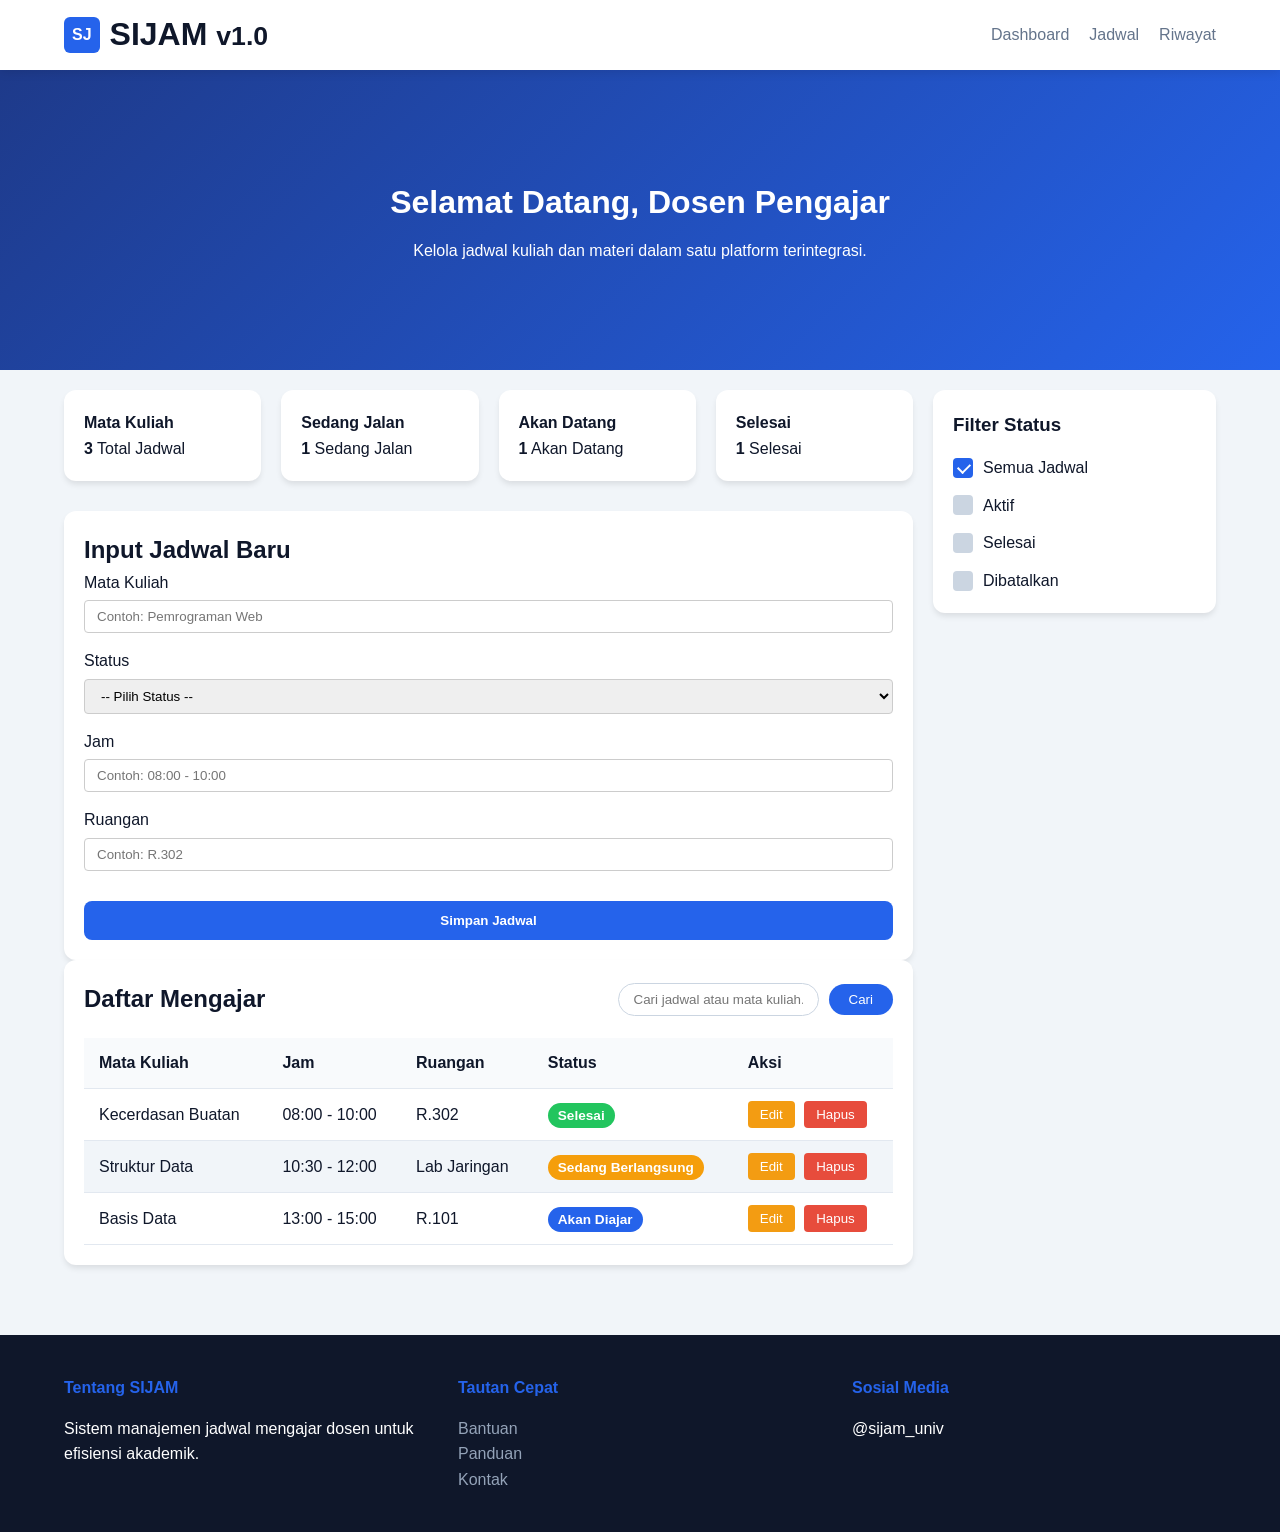
<file: index.html>
<!DOCTYPE html>
<html lang="id">

<head>
    <meta charset="UTF-8">
    <meta name="viewport" content="width=device-width, initial-scale=1.0">
    <title>SIJAM - Sistem Informasi Jadwal Mengajar</title>
    <link rel="stylesheet" href="style-proyek.css">
</head>

<body>

    <header id="header">
        <div class="logo-area">
            <div class="logo-placeholder">SJ</div>
            <h1>SIJAM <small>v1.0</small></h1>
        </div>
        <nav>
            <ul class="nav-menu">
                <li><a href="#" class="nav-link" id="link">Dashboard</a></li>
                <li><a href="#" class="nav-link">Jadwal</a></li>
                <li><a href="#" class="nav-link">Riwayat</a></li>
            </ul>
        </nav>
    </header>

    <section class="hero-section">
        <div class="hero-overlay">
            <h2 id="judul">Selamat Datang, Dosen Pengajar</h2>
            <p>Kelola jadwal kuliah dan materi dalam satu platform terintegrasi.</p>
        </div>
    </section>

    <div class="container layout-wrapper">
        <main>
            <section class="grid-container">
                <div class="card stat-card">
                    <h4>Mata Kuliah</h4>
                    <p>0 Aktif</p>
                </div>
                <div class="card stat-card">
                    <h4>Sedang Jalan</h4>
                    <p>0 Berlangsung</p>
                </div>
                <div class="card stat-card">
                    <h4>Akan Datang</h4>
                    <p>0 Jadwal</p>
                </div>
                <div class="card stat-card">
                    <h4>Selesai</h4>
                    <p>0 Selesai</p>
                </div>
            </section>

            <section class="card">
                <h2>Input Jadwal Baru</h2>
                <!-- Form di-handle oleh JavaScript, tidak butuh action/method PHP -->
                <form class="form-grid" id="form-matkul">
                    <div class="form-group">
                        <label>Mata Kuliah</label>
                        <input type="text" class="form-input" id="mata-kuliah" placeholder="Contoh: Pemrograman Web">
                        <span class='error' id='error-mata-kuliah'></span>
                    </div>
                    <div class="form-group">
                        <label>Status</label>
                        <select class="form-input" id="status">
                            <option value="">-- Pilih Status --</option>
                            <option value="Akan Diajar">Akan Diajar</option>
                            <option value="Sedang Berlangsung">Sedang Berlangsung</option>
                            <option value="Selesai">Selesai</option>
                            <option value="Dibatalkan">Dibatalkan</option>
                        </select>
                        <span class='error' id='error-status'></span>
                    </div>
                    <button type="submit" class="btn-submit btn">Simpan Jadwal</button>
                </form>
            </section>

            <section class="card overflow-x">
                <div class="daftar-info">
                    <h2>Daftar Mengajar</h2>
                    <form class="search-form">
                        <input type="text" placeholder="Cari jadwal atau mata kuliah..." class="search-input">
                        <button type="submit" class="btn-search">Cari</button>
                    </form>
                </div>
                <table class="data-table">
                    <thead>
                        <tr>
                            <th>Mata Kuliah</th>
                            <th>Jam</th>
                            <th>Ruangan</th>
                            <th>Status</th>
                            <!-- Kolom Aksi akan ditambahkan via JavaScript -->
                        </tr>
                    </thead>
                    <tbody>
                        <!-- Data tabel akan di-render dari JavaScript -->
                    </tbody>
                </table>
            </section>
        </main>

        <aside id="sidebar">
            <section class="card">
                <h3>Filter Status</h3>
                <div class="filter-group">
                    <label class="custom-checkbox">
                        <input type="checkbox" checked value="Semua" id="filter-semua">
                        <span class="checkmark"></span> Semua Jadwal
                    </label>
                    <label class="custom-checkbox">
                        <input type="checkbox" value="Aktif">
                        <span class="checkmark"></span> Aktif
                    </label>
                    <label class="custom-checkbox">
                        <input type="checkbox" value="Selesai">
                        <span class="checkmark"></span> Selesai
                    </label>
                    <label class="custom-checkbox">
                        <input type="checkbox" value="Dibatalkan">
                        <span class="checkmark"></span> Dibatalkan
                    </label>
                </div>
            </section>
        </aside>
    </div>

    <footer class="main-footer">
        <div class="footer-col">
            <h4>Tentang SIJAM</h4>
            <p>Sistem manajemen jadwal mengajar dosen untuk efisiensi akademik.</p>
        </div>
        <div class="footer-col">
            <h4>Tautan Cepat</h4>
            <ul>
                <li><a href="#">Bantuan</a></li>
                <li><a href="#">Panduan</a></li>
                <li><a href="#">Kontak</a></li>
            </ul>
        </div>
        <div class="footer-col">
            <h4>Sosial Media</h4>
            <p>@sijam_univ</p>
        </div>
    </footer>

    <script src="script.js"></script>
</body>

</html>
</file>
<file: style-proyek.css>
/* --- RESET & VARIABLES --- */
:root {
  --primary: #2563eb;
  --primary-dark: #1e40af;
  --secondary: #64748b;
  --light: #f8fafc;
  --dark: #0f172a;
  --success: #22c55e;
  --warning: #f59e0b;
  --transition: all 0.3s ease;
}

* {
  margin: 0;
  padding: 0;
  box-sizing: border-box;
}

body {
  font-family: "Segoe UI", Tahoma, Geneva, Verdana, sans-serif;
  background-color: #f1f5f9;
  color: var(--dark);
  line-height: 1.6;
  padding-top: 70px;
}

/* NAVBAR FIXED & RESPONSIVE */
#header {
  position: fixed;
  top: 0;
  width: 100%;
  height: 70px;
  background: white;
  display: flex;
  justify-content: space-between;
  align-items: center;
  padding: 0 5%;
  box-shadow: 0 2px 10px rgba(0, 0, 0, 0.1);
  z-index: 1000;
}

.logo-area {
  display: flex;
  align-items: center;
  gap: 10px;
}

.logo-placeholder {
  background: var(--primary);
  color: white;
  padding: 5px 8px;
  border-radius: 6px;
  font-weight: bold;
}

.nav-menu {
  display: flex;
  list-style: none;
  gap: 20px;
}

.nav-link {
  text-decoration: none;
  color: var(--secondary);
  font-weight: 500;
  transition: var(--transition);
}

.nav-link:hover {
  color: var(--primary);
}

/* HERO SECTION */
.hero-section {
  background: linear-gradient(135deg, #1e3a8a 0%, #2563eb 100%);
  min-height: 300px;
  display: flex;
  align-items: center;
  justify-content: center;
  text-align: center;
  color: white;
  padding: 40px 20px;
  animation: fadeIn 1s ease-out;
}

.hero-overlay h2 {
  font-size: 2rem;
  margin-bottom: 10px;
}

/* LAYOUT CONTAINER */
.layout-wrapper {
  display: flex;
  flex-direction: column;
  padding: 20px 5%;
  gap: 20px;
}

/* GRID CARD */
.grid-container {
  display: grid;
  grid-template-columns: 1fr;
  gap: 20px;
  margin-bottom: 30px;
}

.card {
  background: white;
  padding: 20px;
  border-radius: 12px;
  box-shadow: 0 4px 6px -1px rgba(0, 0, 0, 0.1);
  transition: transform 0.3s ease;
}

.card:hover {
  transform: translateY(-5px);
}

/* FORM INPUT JADWAL */
.form-group {
  margin-bottom: 15px;
}

.form-group label {
  display: block;
  margin-bottom: 5px;
  font-weight: 500;
}

.form-input {
  width: 100%;
  border: 1px solid #cccccc;
  outline: none;
  padding: 8px 12px;
  border-radius: 4px;
  transition:
    border-color 0.2s ease,
    box-shadow 0.2s ease;
}

.form-input:focus {
  border-color: var(--primary);
  box-shadow: 0 0 0 3px rgba(37, 99, 235, 0.2);
}

.btn-submit {
  background: var(--primary);
  color: white;
  border: none;
  padding: 12px 20px;
  border-radius: 8px;
  cursor: pointer;
  font-weight: bold;
  width: 100%;
  margin-top: 15px;
  transition: background 0.3s ease;
}

.btn-submit:hover {
  background: var(--primary-dark);
}

/* TABEL */
.overflow-x {
  overflow-x: auto;
}

.data-table {
  width: 100%;
  border-collapse: collapse;
  margin-top: 15px;
}

.data-table th,
.data-table td {
  padding: 12px 15px;
  text-align: left;
  border-bottom: 1px solid #e2e8f0;
}

.data-table thead {
  background-color: #f8fafc;
}

.data-table tbody tr:nth-child(even) {
  background-color: #f1f5f9;
}

/* BADGES */
.badge {
  padding: 5px 10px;
  border-radius: 20px;
  font-size: 0.85rem;
  font-weight: bold;
  color: white;
}

.status-akan {
  background-color: var(--primary);
}
.status-sedang {
  background-color: var(--warning);
}
.status-selesai {
  background-color: var(--success);
}
.status-batal {
  background-color: #e74c3c;
}

/* SIDEBAR & CHECKBOX */
.filter-group {
  display: flex;
  flex-direction: column;
  gap: 12px;
  margin-top: 15px;
}

.custom-checkbox {
  display: flex;
  align-items: center;
  cursor: pointer;
  position: relative;
  padding-left: 30px;
}

.custom-checkbox input {
  position: absolute;
  opacity: 0;
}

.checkmark {
  position: absolute;
  left: 0;
  height: 20px;
  width: 20px;
  background-color: #cbd5e1;
  border-radius: 4px;
}

.custom-checkbox input:checked ~ .checkmark {
  background-color: var(--primary);
}

.checkmark:after {
  content: "";
  position: absolute;
  display: none;
  left: 7px;
  top: 3px;
  width: 6px;
  height: 10px;
  border: solid white;
  border-width: 0 2px 2px 0;
  transform: rotate(45deg);
}

.custom-checkbox input:checked ~ .checkmark:after {
  display: block;
}

/* FOOTER */
.main-footer {
  background: var(--dark);
  color: white;
  padding: 40px 5%;
  display: grid;
  grid-template-columns: 1fr;
  gap: 30px;
  margin-top: 50px;
}

.footer-col h4 {
  margin-bottom: 15px;
  color: var(--primary);
}

.footer-col ul {
  list-style: none;
}

.footer-col a {
  color: #94a3b8;
  text-decoration: none;
}

/* MEDIA QUERIES */
@media (min-width: 768px) {
  .grid-container {
    grid-template-columns: repeat(2, 1fr);
  }
  .main-footer {
    grid-template-columns: repeat(3, 1fr);
  }
  .layout-wrapper {
    flex-direction: row;
  }
  main {
    flex: 3;
  }
  aside {
    flex: 1;
  }
}

@media (min-width: 1024px) {
  .grid-container {
    grid-template-columns: repeat(4, 1fr);
  }
}

/* ANIMATIONS */
@keyframes fadeIn {
  from {
    opacity: 0;
    transform: translateY(20px);
  }
  to {
    opacity: 1;
    transform: translateY(0);
  }
}

/* Container utama untuk judul dan pencarian */
.daftar-info {
  display: flex;
  justify-content: space-between; /* Judul ke kiri, Form ke kanan */
  align-items: center; /* Rata tengah secara vertikal */
  flex-wrap: wrap; /* Responsif: turun ke bawah di layar kecil */
  gap: 15px; /* Jarak jika form turun ke baris baru */
  margin-bottom: 20px; /* Jarak dengan tabel di bawahnya */
}

/* Hilangkan margin bawaan h2 agar sejajar sempurna */
.daftar-info h2 {
  margin: 0;
}

/* Styling form pencarian agar rapi di dalam baris */
.daftar-info .search-form {
  display: flex;
  align-items: center;
  gap: 10px;
  margin-top: 0; /* Menimpa margin-top jika sebelumnya ada di hero section */
}

/* Membatasi lebar input agar tidak terlalu panjang di dalam card */
.daftar-info .search-input {
  padding: 8px 15px;
  border: 1px solid #cbd5e1;
  border-radius: 20px;
  outline: none;
  width: 100%;
  max-width: 250px; /* Lebar maksimal input */
  transition: all 0.3s ease;
}

.daftar-info .search-input:focus {
  border-color: #2563eb; /* Warna biru primary saat diklik */
  box-shadow: 0 0 0 3px rgba(37, 99, 235, 0.1);
}

/* Styling tombol pencarian */
.daftar-info .btn-search {
  padding: 8px 20px;
  background-color: #2563eb;
  color: white;
  border: none;
  border-radius: 20px;
  cursor: pointer;
  font-weight: 500;
  transition: background 0.3s ease;
}

.daftar-info .btn-search:hover {
  background-color: #1e40af;
}
</file>
